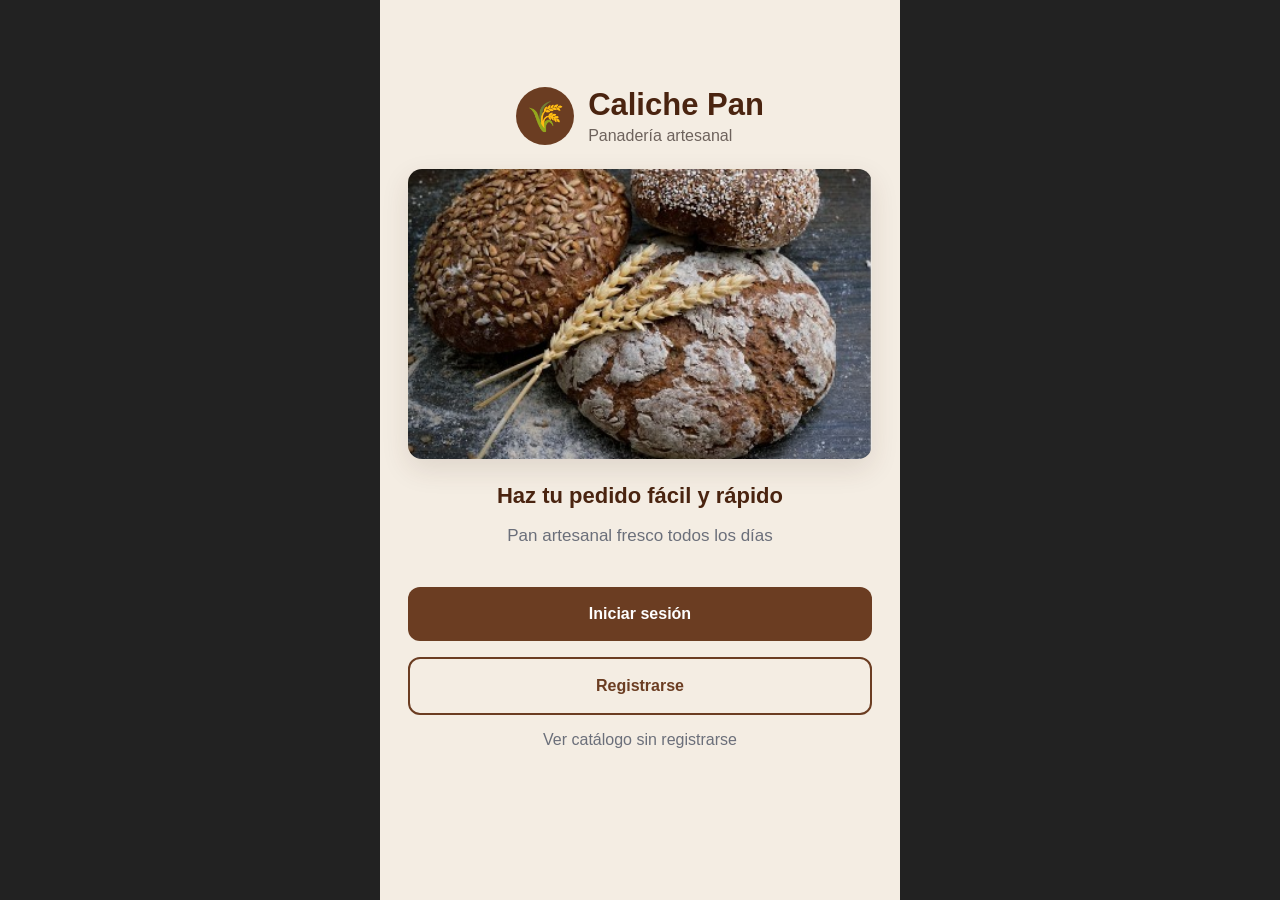
<file: index.html>
<!DOCTYPE html>
<html lang="es">
<head>
  <meta charset="UTF-8" />
  <meta name="viewport" content="width=device-width, initial-scale=1.0" />
  <title>Caliche Pan | Bienvenida</title>
  <link rel="stylesheet" href="css/styles.css" />
</head>
<body>
  <main class="app app--center">
    <section class="brand brand--center">
      <div class="brand__logo">🌾</div>
      <div>
        <h1>Caliche Pan</h1>
        <p>Panadería artesanal</p>
      </div>
    </section>
    <img class="hero-img" src="assets/panes.jpg" alt="Panes artesanales Caliche Pan" />
    <section class="intro">
      <h2>Haz tu pedido fácil y rápido</h2>
      <p>Pan artesanal fresco todos los días</p>
    </section>
    <div class="actions">
      <a class="btn btn--primary" href="login.html">Iniciar sesión</a>
      <a class="btn btn--outline" href="registro.html">Registrarse</a>
      <a class="link-muted" href="catalogo.html">Ver catálogo sin registrarse</a>
    </div>
  </main>
</body>
</html>
</file>
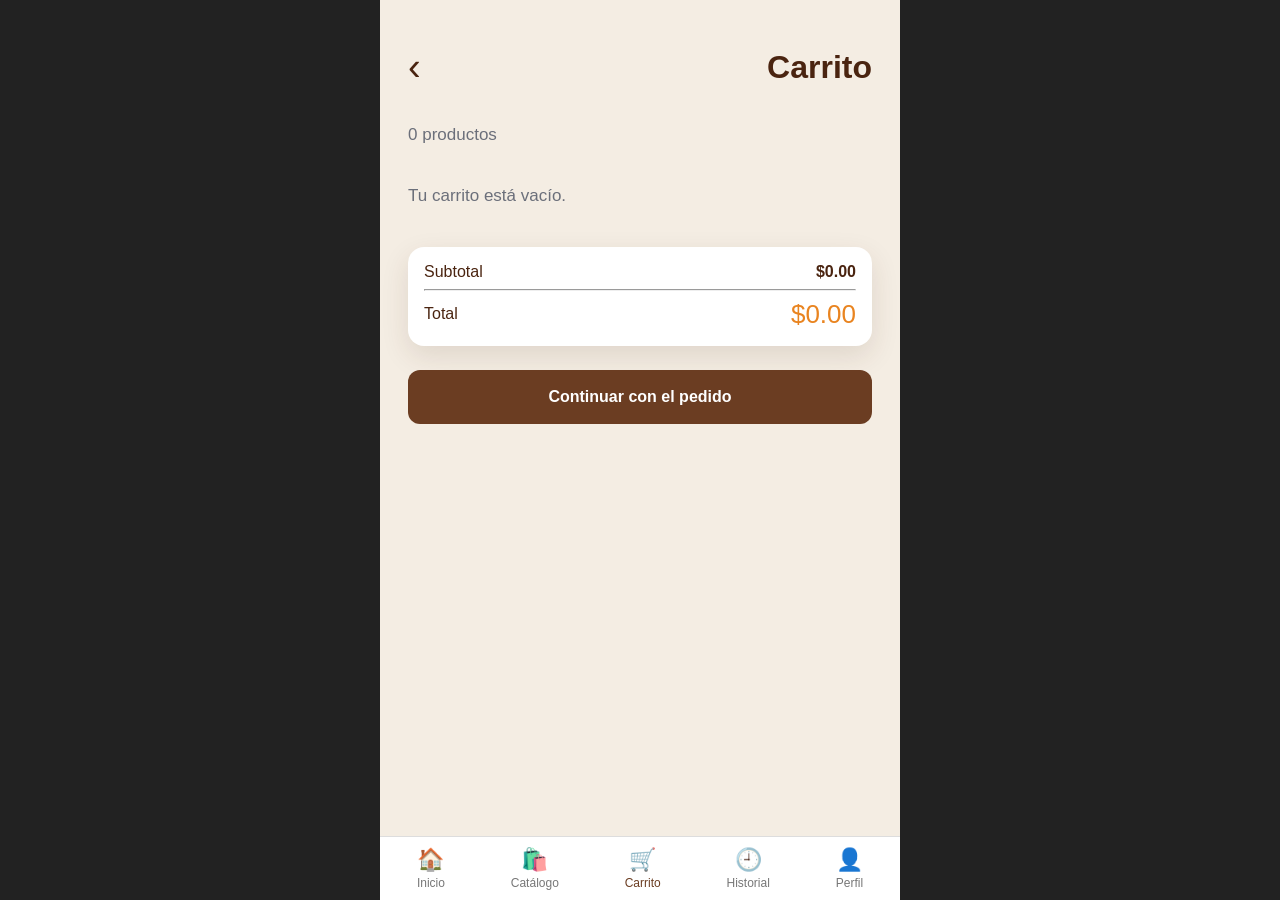
<file: carrito.html>
<!DOCTYPE html>
<html lang="es"><head><meta charset="UTF-8"><meta name="viewport" content="width=device-width, initial-scale=1.0"><title>Caliche Pan | Carrito</title><link rel="stylesheet" href="css/styles.css"></head>
<body><main class="app app--with-nav"><header class="page-head"><a class="back" href="catalogo.html">‹</a><h1>Carrito</h1></header><p id="cartCount" class="muted"></p><section id="cartItems" class="cart-list"></section><section class="summary"><div><span>Subtotal</span><strong id="subtotal">$0.00</strong></div><hr><div class="total"><span>Total</span><strong id="total">$0.00</strong></div></section><button class="btn btn--primary" onclick="checkout()">Continuar con el pedido</button><nav class="bottom-nav"><a href="catalogo.html">🏠<span>Inicio</span></a><a href="catalogo.html">🛍️<span>Catálogo</span></a><a class="active" href="carrito.html">🛒<span>Carrito</span></a><a href="historial.html">🕘<span>Historial</span></a><a href="perfil.html">👤<span>Perfil</span></a></nav></main><script src="js/app.js"></script></body></html>
</file>
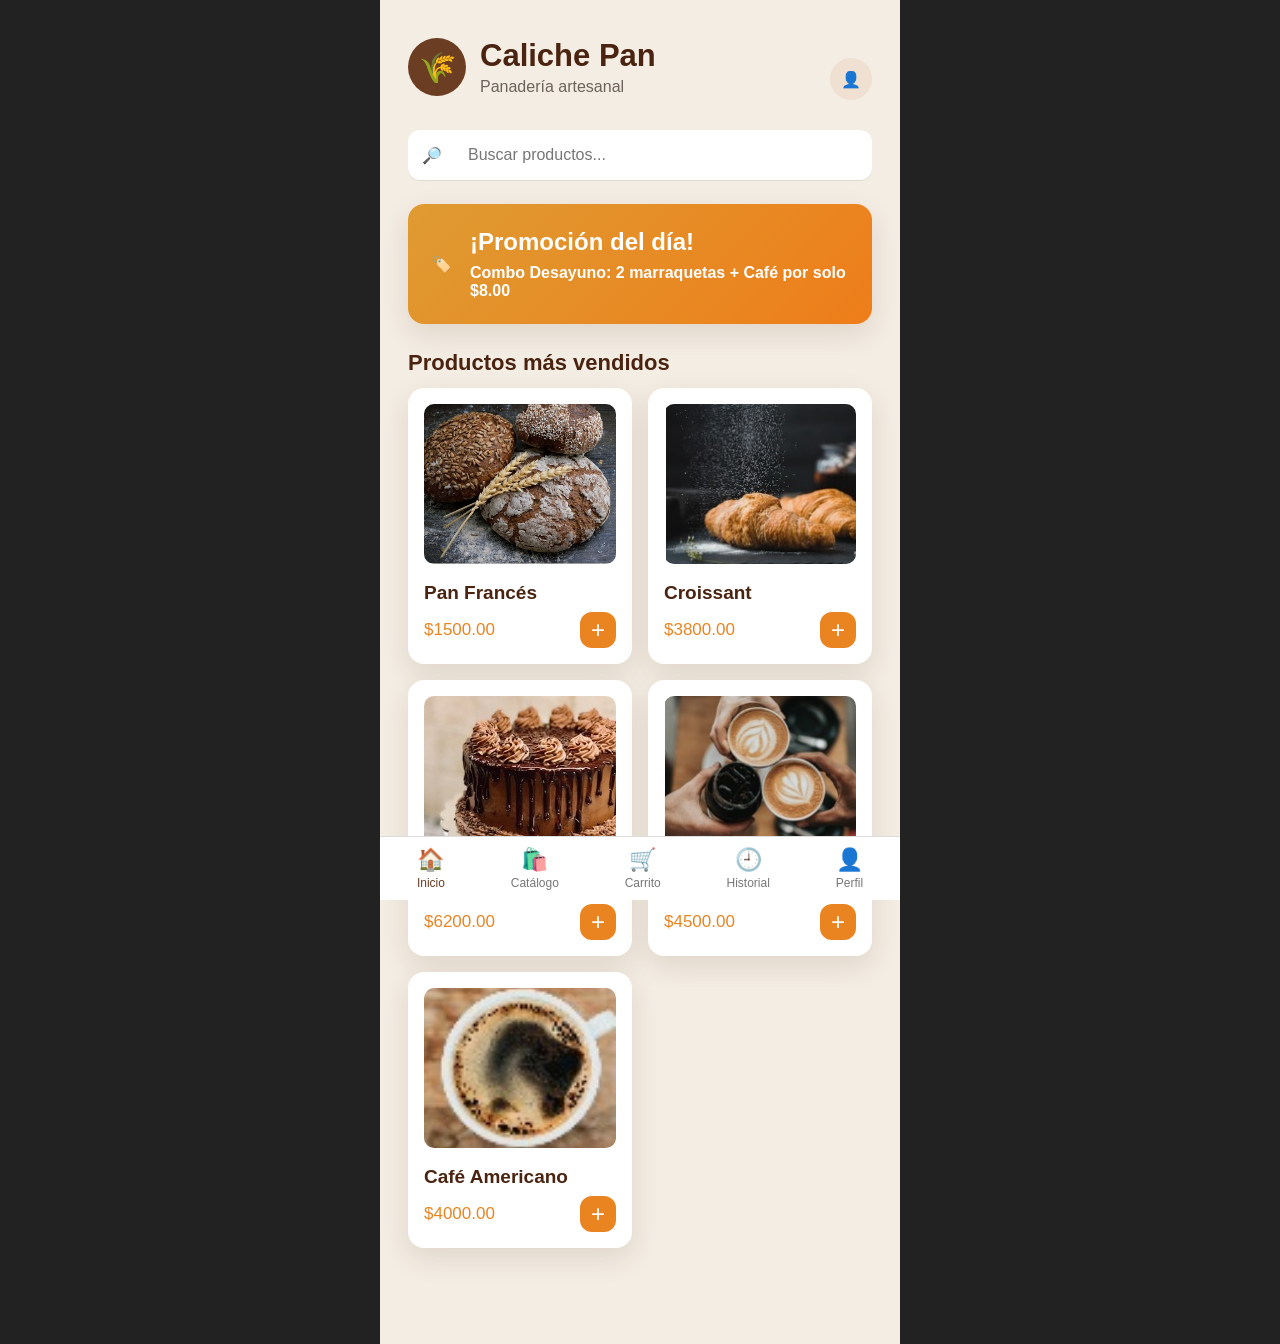
<file: catalogo.html>
<!DOCTYPE html>
<html lang="es"><head><meta charset="UTF-8"><meta name="viewport" content="width=device-width, initial-scale=1.0"><title>Caliche Pan | Catálogo</title><link rel="stylesheet" href="css/styles.css"></head>
<body>
<main class="app app--with-nav"><header class="top"><section class="brand brand--small"><div class="brand__logo">🌾</div><div><h1>Caliche Pan</h1><p>Panadería artesanal</p></div></section><a href="perfil.html" class="avatar">👤</a></header><div class="search"><span>🔎</span><input id="searchInput" type="search" placeholder="Buscar productos..." oninput="filterProducts()"></div><section class="promo"><span>🏷️</span><div><h2>¡Promoción del día!</h2><p>Combo Desayuno: 2 marraquetas + Café por solo $8.00</p></div></section><h2 class="section-title">Productos más vendidos</h2><section id="productGrid" class="grid"></section><nav class="bottom-nav"><a class="active" href="catalogo.html">🏠<span>Inicio</span></a><a href="catalogo.html">🛍️<span>Catálogo</span></a><a href="carrito.html">🛒<span>Carrito</span></a><a href="historial.html">🕘<span>Historial</span></a><a href="perfil.html">👤<span>Perfil</span></a></nav></main><script src="js/app.js"></script></body></html>
</file>
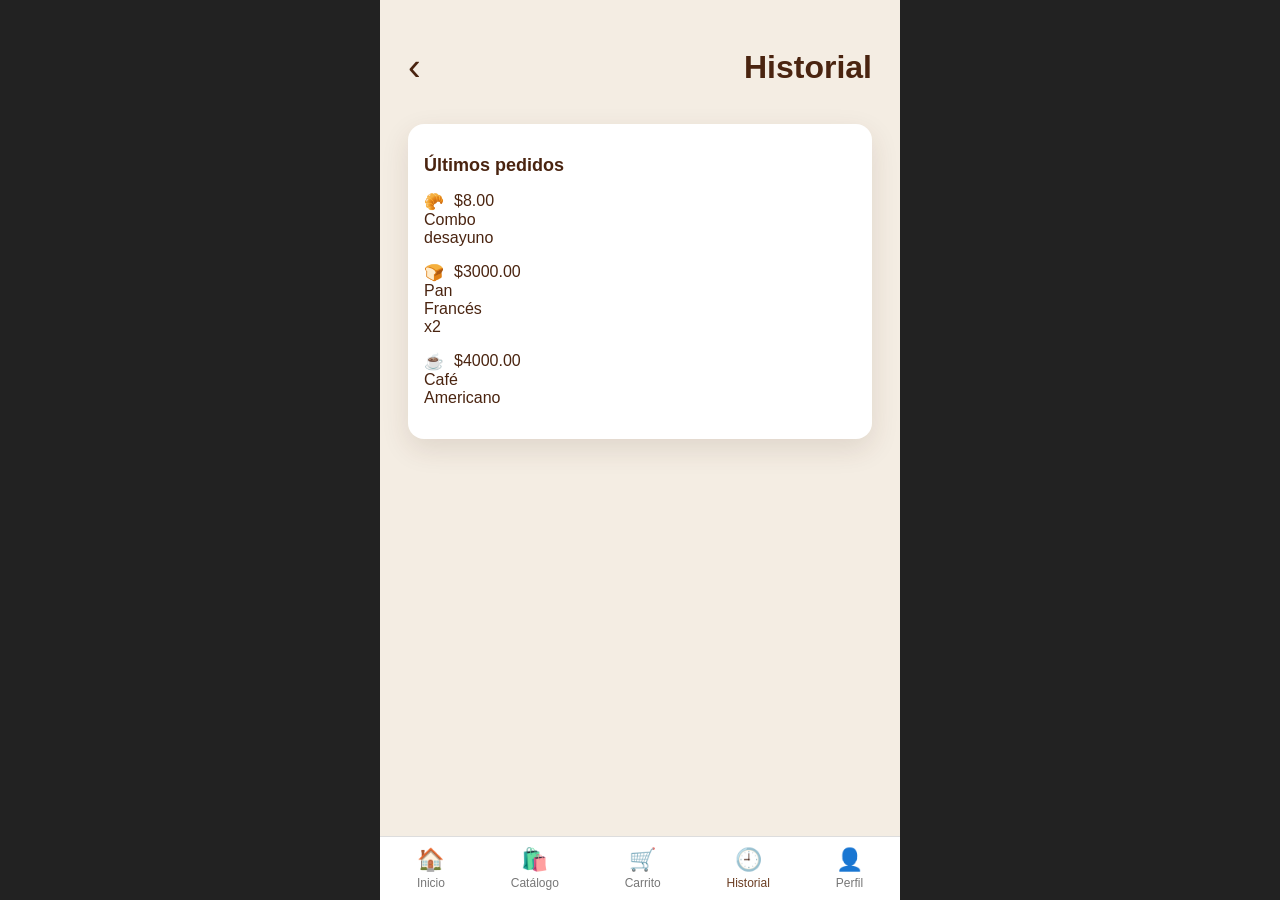
<file: historial.html>
<!DOCTYPE html><html lang="es"><head><meta charset="UTF-8"><meta name="viewport" content="width=device-width, initial-scale=1.0"><title>Caliche Pan | Historial</title><link rel="stylesheet" href="css/styles.css"></head><body><main class="app app--with-nav"><header class="page-head"><a class="back" href="catalogo.html">‹</a><h1>Historial</h1></header><section class="panel"><h2>Últimos pedidos</h2><p>🥐 Combo desayuno <strong>$8.00</strong></p><p>🍞 Pan Francés x2 <strong>$3000.00</strong></p><p>☕ Café Americano <strong>$4000.00</strong></p></section><nav class="bottom-nav"><a href="catalogo.html">🏠<span>Inicio</span></a><a href="catalogo.html">🛍️<span>Catálogo</span></a><a href="carrito.html">🛒<span>Carrito</span></a><a class="active" href="historial.html">🕘<span>Historial</span></a><a href="perfil.html">👤<span>Perfil</span></a></nav></main></body></html>
</file>
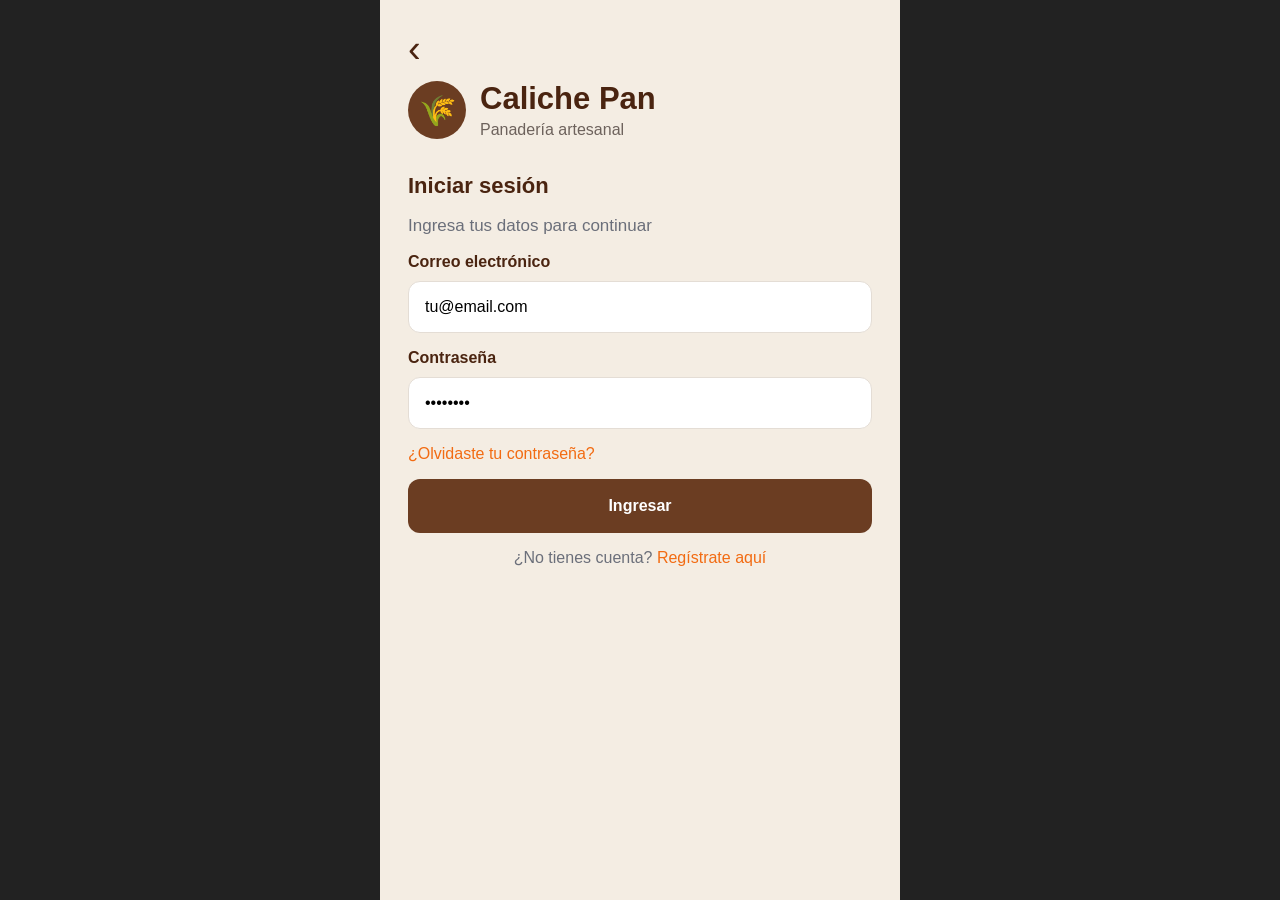
<file: login.html>
<!DOCTYPE html>
<html lang="es">
<head><meta charset="UTF-8"><meta name="viewport" content="width=device-width, initial-scale=1.0"><title>Caliche Pan | Login</title><link rel="stylesheet" href="css/styles.css"></head>
<body>
  <main class="app">
    <a class="back" href="index.html">‹</a>
    <section class="brand brand--small"><div class="brand__logo">🌾</div><div><h1>Caliche Pan</h1><p>Panadería artesanal</p></div></section>
    <section class="form-head"><h2>Iniciar sesión</h2><p>Ingresa tus datos para continuar</p></section>
    <form class="form" onsubmit="return loginUser(event)">
      <label>Correo electrónico<input id="loginEmail" type="email" value="tu@email.com" required></label>
      <label>Contraseña<input id="loginPass" type="password" value="12345678" required></label>
      <a href="#" class="link-accent">¿Olvidaste tu contraseña?</a>
      <button class="btn btn--primary" type="submit">Ingresar</button>
    </form>
    <p class="center-text">¿No tienes cuenta? <a href="registro.html" class="link-accent">Regístrate aquí</a></p>
  </main>
  <script src="js/app.js"></script>
</body>
</html>
</file>
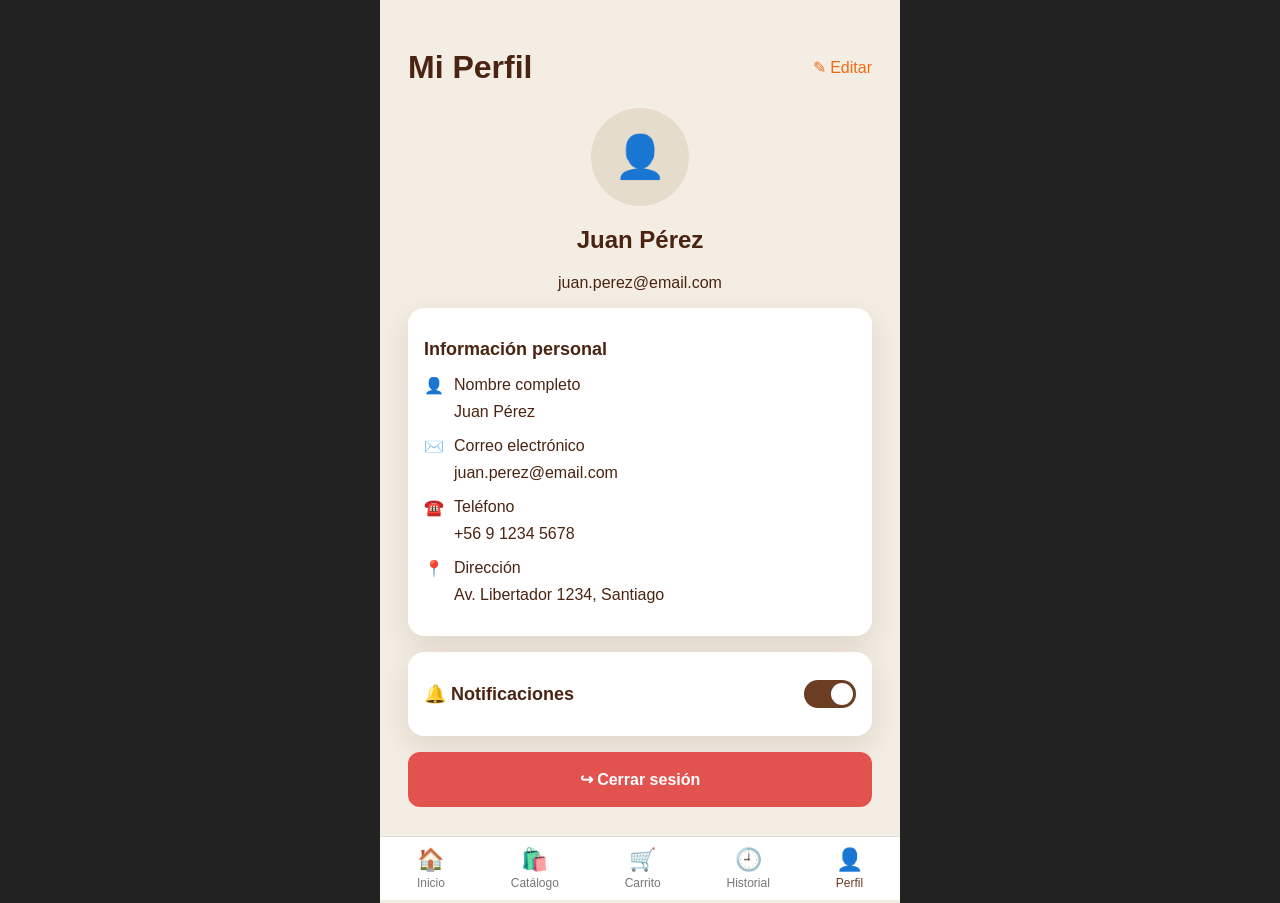
<file: perfil.html>
<!DOCTYPE html>
<html lang="es"><head><meta charset="UTF-8"><meta name="viewport" content="width=device-width, initial-scale=1.0"><title>Caliche Pan | Perfil</title><link rel="stylesheet" href="css/styles.css"></head><body><main class="app app--with-nav"><header class="profile-head"><h1>Mi Perfil</h1><a href="registro.html" class="link-accent">✎ Editar</a></header><section class="profile-card profile-card--center"><div class="profile-avatar">👤</div><h2 id="profileName">Juan Pérez</h2><p id="profileEmail">juan.perez@email.com</p></section><section class="panel"><h2>Información personal</h2><p>👤 <span>Nombre completo</span><strong id="infoName">Juan Pérez</strong></p><p>✉️ <span>Correo electrónico</span><strong id="infoEmail">juan.perez@email.com</strong></p><p>☎️ <span>Teléfono</span><strong id="infoPhone">+56 9 1234 5678</strong></p><p>📍 <span>Dirección</span><strong>Av. Libertador 1234, Santiago</strong></p></section><section class="panel panel--row"><h2>🔔 Notificaciones</h2><label class="switch"><input type="checkbox" checked><span></span></label></section><a class="btn btn--danger" href="index.html">↪ Cerrar sesión</a><nav class="bottom-nav"><a href="catalogo.html">🏠<span>Inicio</span></a><a href="catalogo.html">🛍️<span>Catálogo</span></a><a href="carrito.html">🛒<span>Carrito</span></a><a href="historial.html">🕘<span>Historial</span></a><a class="active" href="perfil.html">👤<span>Perfil</span></a></nav></main><script src="js/app.js"></script></body></html>
</file>
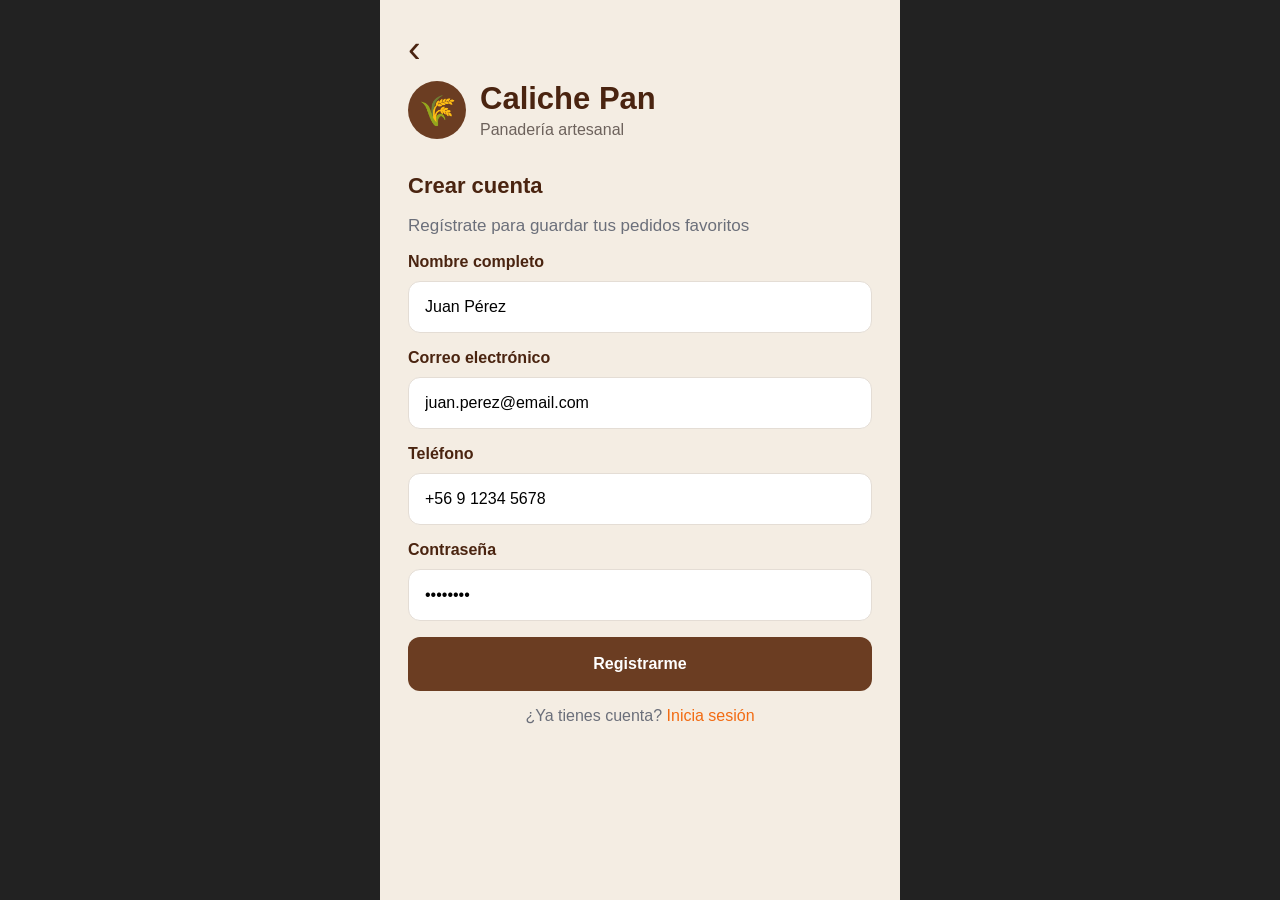
<file: registro.html>
<!DOCTYPE html>
<html lang="es"><head><meta charset="UTF-8"><meta name="viewport" content="width=device-width, initial-scale=1.0"><title>Caliche Pan | Registro</title><link rel="stylesheet" href="css/styles.css"></head>
<body><main class="app"><a class="back" href="index.html">‹</a><section class="brand brand--small"><div class="brand__logo">🌾</div><div><h1>Caliche Pan</h1><p>Panadería artesanal</p></div></section><section class="form-head"><h2>Crear cuenta</h2><p>Regístrate para guardar tus pedidos favoritos</p></section><form class="form" onsubmit="return registerUser(event)"><label>Nombre completo<input id="regName" type="text" value="Juan Pérez" required></label><label>Correo electrónico<input id="regEmail" type="email" value="juan.perez@email.com" required></label><label>Teléfono<input id="regPhone" type="tel" value="+56 9 1234 5678" required></label><label>Contraseña<input id="regPass" type="password" value="12345678" required></label><button class="btn btn--primary" type="submit">Registrarme</button></form><p class="center-text">¿Ya tienes cuenta? <a href="login.html" class="link-accent">Inicia sesión</a></p></main><script src="js/app.js"></script></body></html>
</file>
<file: css/styles.css>
:root{--bg:#f4ede3;--card:#fff;--primary:#6b3d22;--accent:#e98420;--text:#4a2410;--muted:#6b6f7a;--danger:#e2524f;--shadow:0 10px 28px rgba(77,45,21,.12)}*{box-sizing:border-box}body{margin:0;background:#222;font-family:Arial,Helvetica,sans-serif;color:var(--text)}.app{width:100%;max-width:520px;min-height:100vh;margin:0 auto;background:var(--bg);padding:28px 28px 92px}.app--center{display:flex;flex-direction:column;justify-content:center;gap:24px}.app--with-nav{padding-bottom:96px}.brand{display:flex;gap:14px;align-items:center}.brand--center{justify-content:center}.brand--small{margin:10px 0 34px}.brand__logo{width:58px;height:58px;border-radius:50%;background:var(--primary);display:grid;place-items:center;color:white;font-size:30px}.brand h1{font-size:31px;margin:0}.brand p{margin:4px 0 0;color:#6d625c}.hero-img{width:100%;border-radius:14px;box-shadow:var(--shadow);object-fit:cover;max-height:290px}.intro{text-align:center}.intro h2,.form-head h2,.section-title{margin:0 0 12px;font-size:22px}.intro p,.form-head p,.muted{color:var(--muted);font-size:17px}.actions,.form{display:flex;flex-direction:column;gap:16px}.btn{display:block;width:100%;padding:18px 20px;border-radius:12px;border:0;text-align:center;font-weight:700;text-decoration:none;font-size:16px;cursor:pointer}.btn--primary{background:var(--primary);color:white}.btn--outline{border:2px solid var(--primary);color:var(--primary);background:transparent}.btn--danger{background:var(--danger);color:white;margin-top:16px}.link-muted,.center-text{text-align:center;color:var(--muted);text-decoration:none}.link-accent{color:#f26b12;text-decoration:none}.back{font-size:38px;text-decoration:none;color:var(--text)}label{font-size:16px;font-weight:600}input{width:100%;margin-top:10px;padding:16px;border:1px solid #e4ddd5;border-radius:12px;font-size:16px}.top,.profile-head,.page-head{display:flex;align-items:center;justify-content:space-between}.avatar{width:42px;height:42px;border-radius:50%;background:#efe0d1;display:grid;place-items:center;text-decoration:none}.search{display:flex;align-items:center;gap:10px;background:white;border-radius:12px;padding:0 14px;margin-bottom:24px;box-shadow:0 1px 0 rgba(0,0,0,.08)}.search input{margin:0;border:0}.promo{display:flex;gap:18px;align-items:center;background:linear-gradient(135deg,#df9b32,#ee7d19);color:white;border-radius:16px;padding:24px;margin:10px 0 26px;box-shadow:var(--shadow)}.promo h2{margin:0 0 8px}.promo p{margin:0;font-weight:700}.grid{display:grid;grid-template-columns:1fr 1fr;gap:16px}.product,.cart-item,.summary,.panel{background:var(--card);border-radius:16px;padding:16px;box-shadow:var(--shadow)}.product img{width:100%;height:160px;object-fit:cover;border-radius:10px}.product h3{margin:14px 0 8px;font-size:19px}.price{color:var(--accent);font-size:17px}.product__foot{display:flex;justify-content:space-between;align-items:center}.round{width:36px;height:36px;border-radius:12px;background:var(--accent);color:white;border:0;font-size:24px}.bottom-nav{position:fixed;left:50%;bottom:0;transform:translateX(-50%);width:100%;max-width:520px;background:white;border-top:1px solid #ddd;display:flex;justify-content:space-around;padding:10px 4px}.bottom-nav a{font-size:22px;color:#777;text-decoration:none;text-align:center}.bottom-nav span{display:block;font-size:12px;margin-top:3px}.bottom-nav .active{color:var(--primary)}.cart-list{display:flex;flex-direction:column;gap:16px;margin:24px 0}.cart-item{display:grid;grid-template-columns:82px 1fr auto;gap:14px;align-items:center}.cart-item img{width:82px;height:82px;object-fit:cover;border-radius:12px}.qty{display:flex;gap:16px;align-items:center;margin-top:8px}.qty button{border:0;border-radius:50%;width:26px;height:26px;color:var(--primary);background:#f1e5d6;font-weight:700}.trash{color:#f04444;background:transparent;border:0;font-size:22px}.summary{margin:16px 0 24px}.summary div{display:flex;justify-content:space-between;align-items:center}.summary .total strong{font-size:26px;color:var(--accent);font-weight:400}.profile-card--center{text-align:center}.profile-avatar{width:98px;height:98px;border-radius:50%;background:#e6dccc;display:grid;place-items:center;font-size:42px;margin:0 auto 16px}.panel{margin:16px 0}.panel h2{font-size:18px}.panel p{display:grid;grid-template-columns:22px 1fr;gap:8px}.panel strong{grid-column:2;font-weight:400}.panel--row{display:flex;justify-content:space-between;align-items:center}.switch input{display:none}.switch span{display:block;width:52px;height:28px;border-radius:20px;background:#ddd;position:relative}.switch span:after{content:"";position:absolute;right:3px;top:3px;width:22px;height:22px;border-radius:50%;background:white}.switch input:checked+span{background:var(--primary)}@media(max-width:420px){.app{padding:22px 18px 88px}.brand h1{font-size:26px}.grid{gap:14px}.product img{height:130px}.cart-item{grid-template-columns:72px 1fr auto}.cart-item img{width:72px;height:72px}}
</file>
